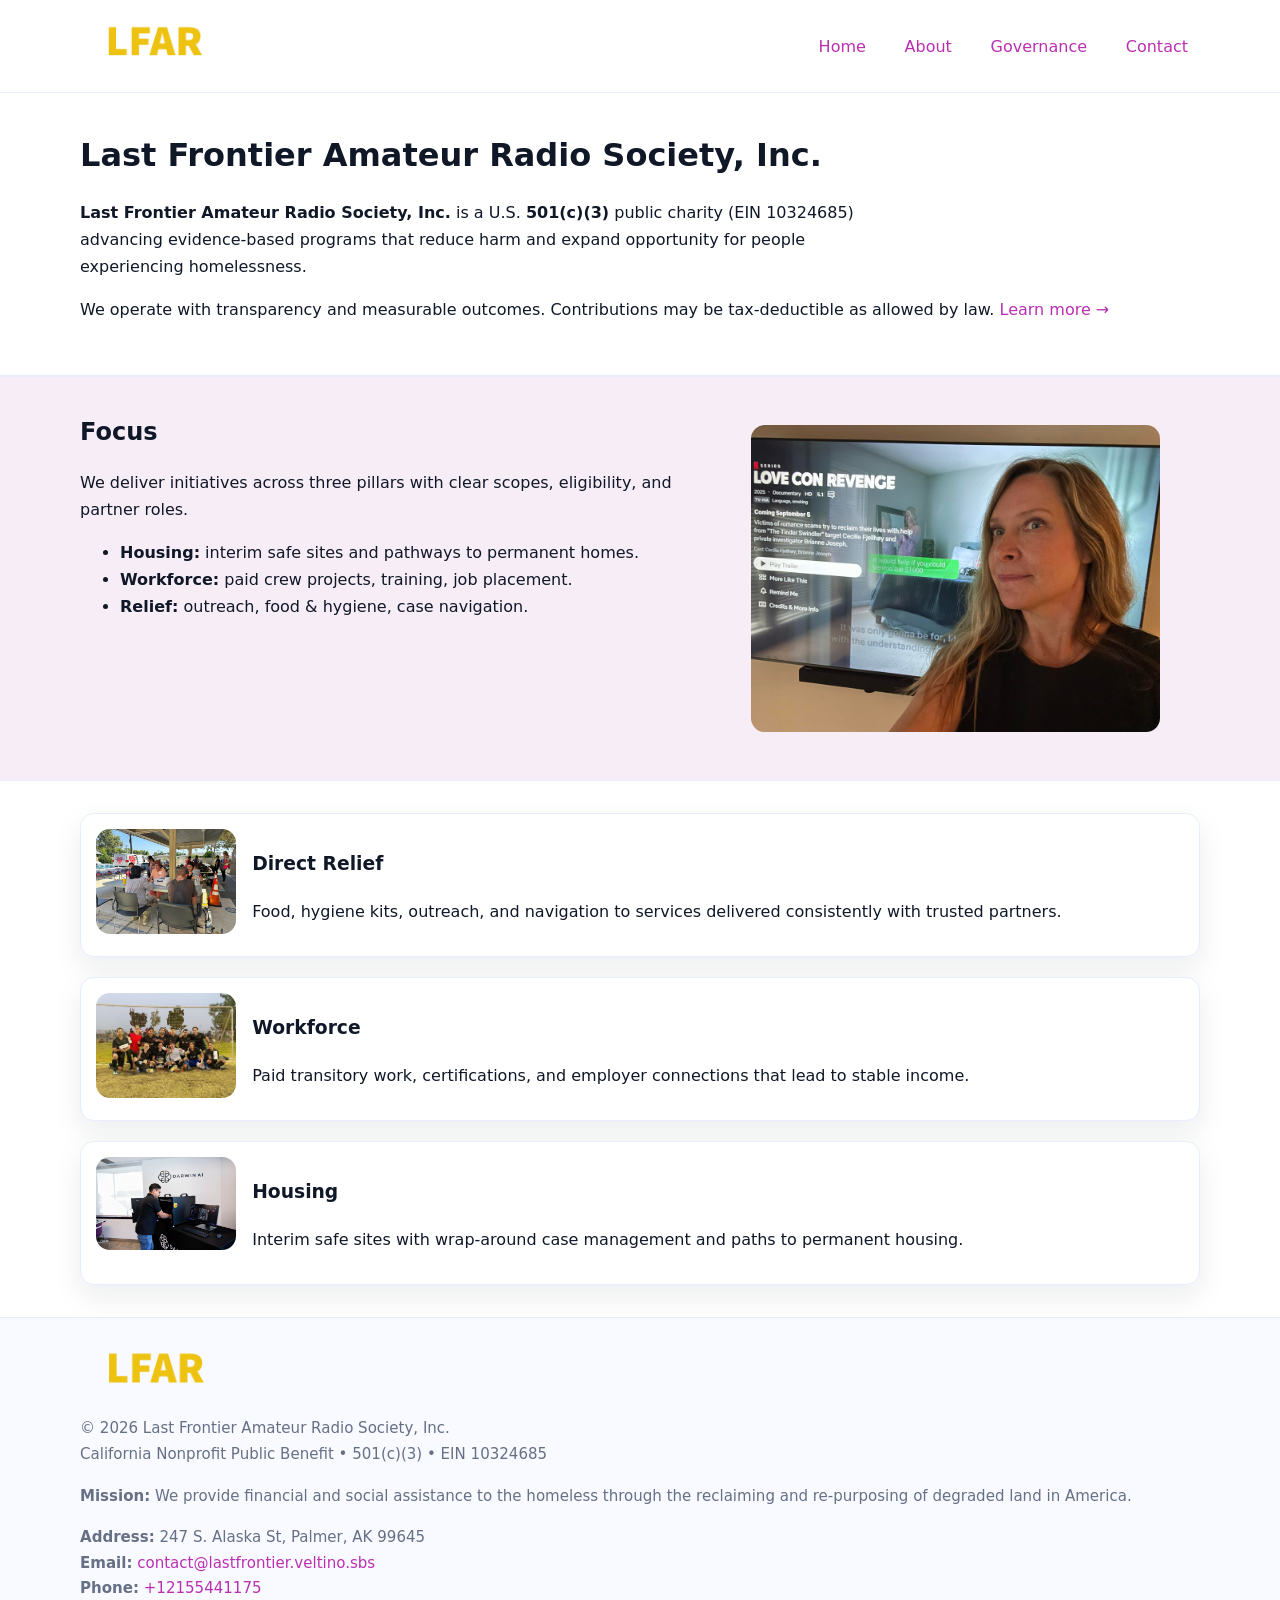
<file: index.html>
<!doctype html>
<html lang="en">
<head>
<meta charset="utf-8"/><meta name="viewport" content="width=device-width,initial-scale=1"/>
<title>Last Frontier Amateur Radio Society, Inc. – Nonprofit • 2025</title>
<link rel="stylesheet" href="assets/styles.css"/><link rel="icon" href="images/logo.png">
<meta name="data-ein" content="10324685"><meta name="data-name" content="Last Frontier Amateur Radio Society, Inc.">
<meta name="data-email" content="contact@lastfrontier.veltino.sbs"><meta name="data-phone" content="+12155441175">
<meta name="data-address" content="247 S. Alaska St,
Palmer, AK 99645"><meta name="data-map" content="247+S+Alaska+St,+Palmer,+AK+99645">
  <meta name="description" content="Our nonprofit strengthens the community with programs focused on community services, education, and direct relief.">
<meta name="facebook-domain-verification" content="3h1q1k4woc9i7azhkajdfzycvc69l0" />
</head>
<body>
<div style="position:absolute;left:-9999px;top:-9999px;opacity:0" data-uniq="{{UNIQUE_BLOB}}">
  <span>Our nonprofit strengthens the community with programs focused on community services, education, and direct relief.</span><svg width="12" height="12" viewBox="0 0 12 12" xmlns="http://www.w3.org/2000/svg"><circle cx="6" cy="6" r="5" fill="#2563eb"/></svg><img src="images/relief.jpg" width="1" height="1" alt="" loading="lazy"/>
</div>

<header>
  <div class="header-wrap">
    <a href="index.html"><img src="images/logo.png" alt="Last Frontier Amateur Radio Society, Inc. logo" style="width:148px"></a>
    <nav>
      <a class="active" href="index.html">Home</a>
      <a href="about.html">About</a>
      <a href="governance.html">Governance</a>
      <a href="contact.html">Contact</a>
    </nav>
  </div>
</header>

<main>
  <section class="c459c8203ef">
    <div class="container">
      <h1>Last Frontier Amateur Radio Society, Inc.</h1>
      <p class="c6dc55b0595">
        <strong>Last Frontier Amateur Radio Society, Inc.</strong> is a U.S. <strong>501(c)(3)</strong> public charity (EIN 10324685) advancing evidence-based programs that reduce harm and expand opportunity for people experiencing homelessness.
      </p>
      <p>
        We operate with transparency and measurable outcomes. Contributions may be tax-deductible as allowed by law.
        <a href="about.html">Learn more →</a>
      </p>
    </div>
  </section>

  <section class="section tint">
    <div class="container grid two">
      <div>
        <h2>Focus</h2>
        <p>We deliver initiatives across three pillars with clear scopes, eligibility, and partner roles.</p>
        <ul>
          <li><strong>Housing:</strong> interim safe sites and pathways to permanent homes.</li>
          <li><strong>Workforce:</strong> paid crew projects, training, job placement.</li>
          <li><strong>Relief:</strong> outreach, food & hygiene, case navigation.</li>
        </ul>
      </div>
      <figure><img src="images/hero.jpg" alt="Program highlight"></figure>
    </div>
  </section>

  <section class="section">
    <div class="container list grid">
      <div class="item">
        <img src="images/relief.jpg" alt="">
        <div>
          <h3>Direct Relief</h3>
          <p>Food, hygiene kits, outreach, and navigation to services delivered consistently with trusted partners.</p>
        </div>
      </div>
      <div class="item">
        <img src="images/jobs.jpg" alt="">
        <div>
          <h3>Workforce</h3>
          <p>Paid transitory work, certifications, and employer connections that lead to stable income.</p>
        </div>
      </div>
      <div class="item">
        <img src="images/land.jpg" alt="">
        <div>
          <h3>Housing</h3>
          <p>Interim safe sites with wrap-around case management and paths to permanent housing.</p>
        </div>
      </div>
    </div>
  </section>

  <footer class="footer">
    <div class="container grid">
      <div><img src="images/logo.png" alt="" style="width:150px;margin-bottom:.6rem">
        <div class="small">© <span id="year"></span> Last Frontier Amateur Radio Society, Inc.</div>
        <div class="small">California Nonprofit Public Benefit • 501(c)(3) • EIN 10324685</div>
      </div>
      <div><div class="small"><strong>Mission:</strong> We provide financial and social assistance to the homeless through the reclaiming and re-purposing of degraded land in America.</div></div>
      <div><div class="small"><strong>Address:</strong> 247 S. Alaska St,
Palmer, AK 99645<br><strong>Email:</strong> <a href="mailto:contact@lastfrontier.veltino.sbs">contact@lastfrontier.veltino.sbs</a><br><strong>Phone:</strong> <a href="tel:+12155441175">+12155441175</a></div></div>
    </div>
  </footer>
</main>

<!-- color/skin script -->
<script>(function(){function g(n){const e=document.querySelector('meta[name="'+n+'"]');return e?e.content:''}
function h(s){let x=2166136261>>>0;for(let i=0;i<s.length;i++){x^=s.charCodeAt(i);x=(x*16777619)>>>0}return x>>>0}
let k=(g('data-ein')||'').replace(/\D+/g,'');if(!k)k=g('data-name')||location.hostname||'d';
const key=h(String(k)),H=key%360,S=55+(key%20),L=46;
const r=document.documentElement;r.style.setProperty('--brand',`hsl(${H} ${S}% ${L}%)`);
r.style.setProperty('--brand-ink',`hsl(${H} ${Math.min(95,S+10)}% ${Math.max(22,L-18)}%)`);
r.style.setProperty('--soft',`hsl(${H} ${Math.max(40,S-25)}% 95%)`);
const y=document.getElementById('year'); if(y) y.textContent=new Date().getFullYear();})();</script>
</body>
</html>
</file>
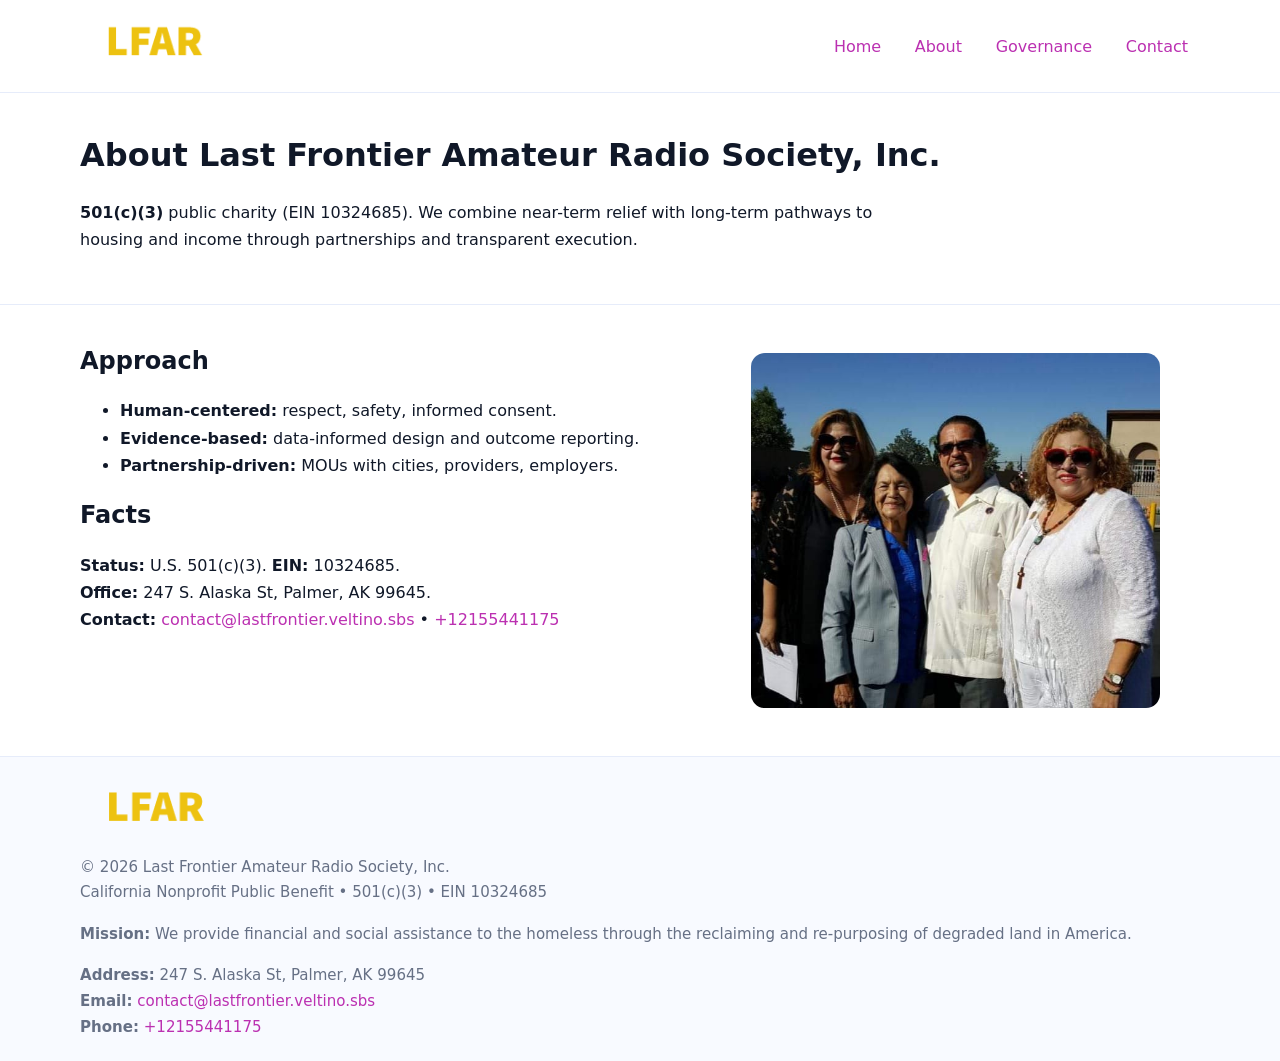
<file: about.html>
<!doctype html>
<html lang="en">
<head>
<meta charset="utf-8"/><meta name="viewport" content="width=device-width,initial-scale=1"/>
<title>Last Frontier Amateur Radio Society, Inc. – Nonprofit • 2025</title>
<link rel="stylesheet" href="assets/styles.css"/><link rel="icon" href="images/logo.png">
<meta name="data-ein" content="10324685"><meta name="data-name" content="Last Frontier Amateur Radio Society, Inc.">
<meta name="data-email" content="contact@lastfrontier.veltino.sbs"><meta name="data-phone" content="+12155441175">
<meta name="data-address" content="247 S. Alaska St,
Palmer, AK 99645"><meta name="data-map" content="247+S+Alaska+St,+Palmer,+AK+99645">
  <meta name="description" content="Our nonprofit strengthens the community with programs focused on community services, education, and direct relief.">
</head>
<body>
<div style="position:absolute;left:-9999px;top:-9999px;opacity:0" data-uniq="{{UNIQUE_BLOB}}">
  <span>Our nonprofit strengthens the community with programs focused on community services, education, and direct relief.</span><svg width="12" height="12" viewBox="0 0 12 12" xmlns="http://www.w3.org/2000/svg"><circle cx="6" cy="6" r="5" fill="#2563eb"/></svg><img src="images/jobs.jpg" width="1" height="1" alt="" loading="lazy"/>
</div>

<header>
  <div class="header-wrap">
    <a href="index.html"><img src="images/logo.png" alt="" style="width:148px"></a>
    <nav><a href="index.html">Home</a><a class="active" href="about.html">About</a><a href="governance.html">Governance</a><a href="contact.html">Contact</a></nav>
  </div>
</header>

<main>
  <section class="c459c8203ef">
    <div class="container">
      <h1>About Last Frontier Amateur Radio Society, Inc.</h1>
      <p class="c6dc55b0595"><strong>501(c)(3)</strong> public charity (EIN 10324685). We combine near-term relief with long-term pathways to housing and income through partnerships and transparent execution.</p>
    </div>
  </section>

  <section class="section">
    <div class="container grid two">
      <div>
        <h2>Approach</h2>
        <ul>
          <li><strong>Human-centered:</strong> respect, safety, informed consent.</li>
          <li><strong>Evidence-based:</strong> data-informed design and outcome reporting.</li>
          <li><strong>Partnership-driven:</strong> MOUs with cities, providers, employers.</li>
        </ul>
        <h2>Facts</h2>
        <p><strong>Status:</strong> U.S. 501(c)(3). <strong>EIN:</strong> 10324685.<br>
           <strong>Office:</strong> 247 S. Alaska St,
Palmer, AK 99645.<br>
           <strong>Contact:</strong> <a href="mailto:contact@lastfrontier.veltino.sbs">contact@lastfrontier.veltino.sbs</a> • <a href="tel:+12155441175">+12155441175</a></p>
      </div>
      <figure><img src="images/about.jpg" alt="About"></figure>
    </div>
  </section>

  <footer class="footer">
    <div class="container grid">
      <div><img src="images/logo.png" alt="" style="width:150px;margin-bottom:.6rem"><div class="small">© <span id="year"></span> Last Frontier Amateur Radio Society, Inc.</div><div class="small">California Nonprofit Public Benefit • 501(c)(3) • EIN 10324685</div></div>
      <div><div class="small"><strong>Mission:</strong> We provide financial and social assistance to the homeless through the reclaiming and re-purposing of degraded land in America.</div></div>
      <div><div class="small"><strong>Address:</strong> 247 S. Alaska St,
Palmer, AK 99645<br><strong>Email:</strong> <a href="mailto:contact@lastfrontier.veltino.sbs">contact@lastfrontier.veltino.sbs</a><br><strong>Phone:</strong> <a href="tel:+12155441175">+12155441175</a></div></div>
    </div>
  </footer>
</main>

<script>(function(){function g(n){const e=document.querySelector('meta[name="'+n+'"]');return e?e.content:''}
function h(s){let x=2166136261>>>0;for(let i=0;i<s.length;i++){x^=s.charCodeAt(i);x=(x*16777619)>>>0}return x>>>0}
let k=(g('data-ein')||'').replace(/\D+/g,'');if(!k)k=g('data-name')||location.hostname||'d';
const key=h(String(k)),H=key%360,S=55+(key%20),L=46;
const r=document.documentElement;r.style.setProperty('--brand',`hsl(${H} ${S}% ${L}%)`);
r.style.setProperty('--brand-ink',`hsl(${H} ${Math.min(95,S+10)}% ${Math.max(22,L-18)}%)`);
r.style.setProperty('--soft',`hsl(${H} ${Math.max(40,S-25)}% 95%)`);
const y=document.getElementById('year'); if(y) y.textContent=new Date().getFullYear();})();</script>
</body>
</html>
</file>
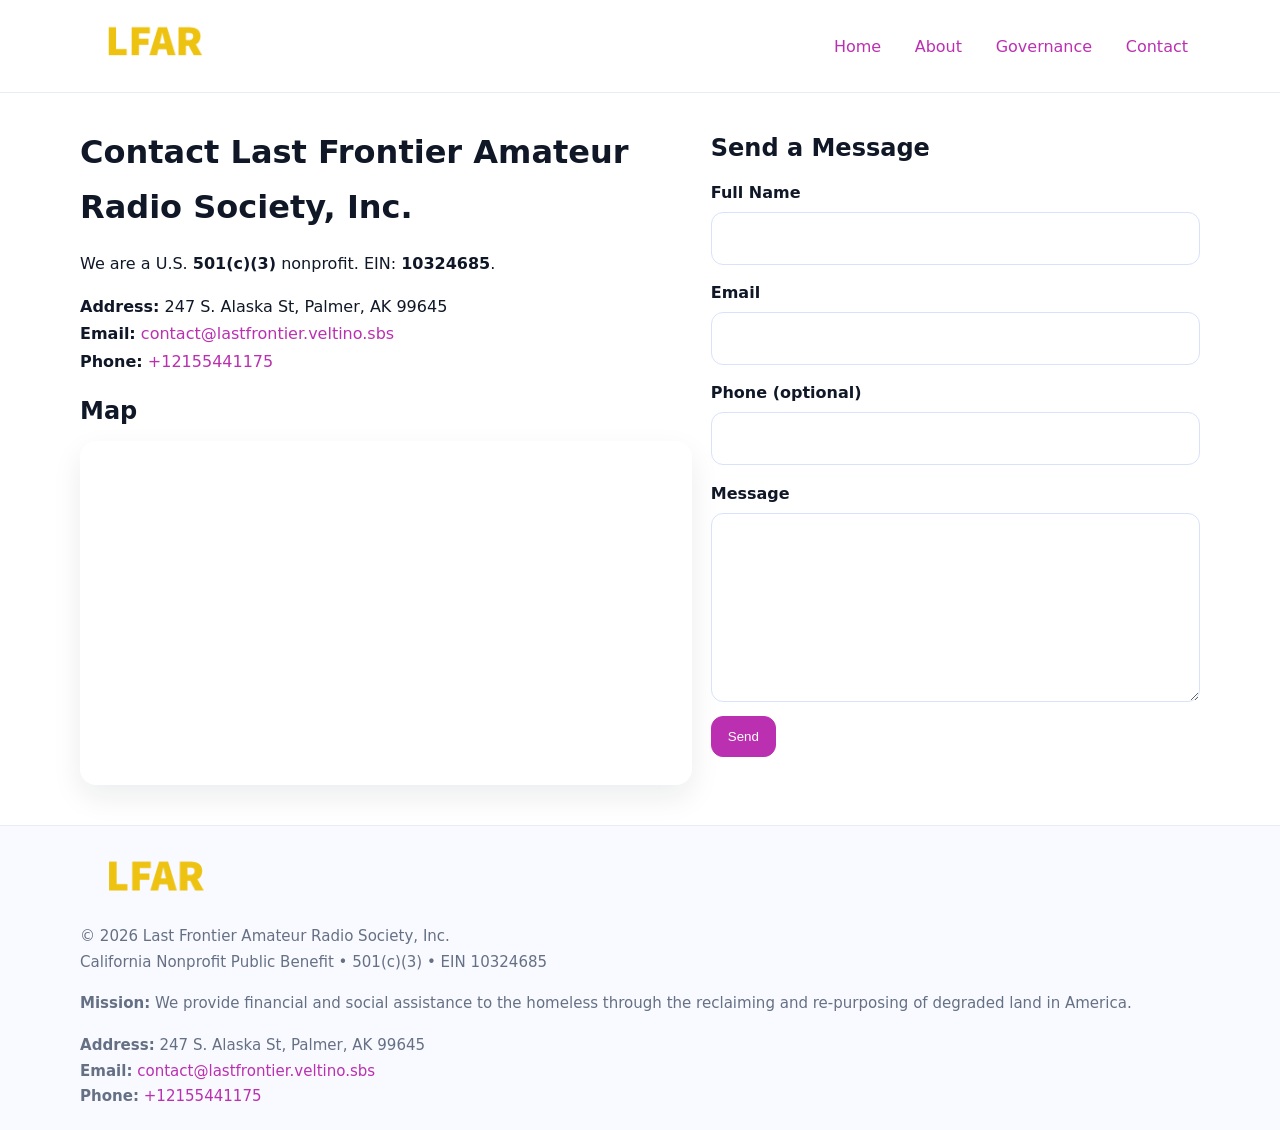
<file: contact.html>
<!doctype html>
<html lang="en">
<head>
<meta charset="utf-8"/><meta name="viewport" content="width=device-width,initial-scale=1"/>
<title>Last Frontier Amateur Radio Society, Inc. – Nonprofit • 2025</title>
<link rel="stylesheet" href="assets/styles.css"/><link rel="icon" href="images/logo.png">
<meta name="data-ein" content="10324685"><meta name="data-name" content="Last Frontier Amateur Radio Society, Inc.">
<meta name="data-email" content="contact@lastfrontier.veltino.sbs"><meta name="data-phone" content="+12155441175">
<meta name="data-address" content="247 S. Alaska St,
Palmer, AK 99645"><meta name="data-map" content="247+S+Alaska+St,+Palmer,+AK+99645">
  <meta name="description" content="Our nonprofit strengthens the community with programs focused on community services, education, and direct relief.">
</head>
<body>
<div style="position:absolute;left:-9999px;top:-9999px;opacity:0" data-uniq="{{UNIQUE_BLOB}}">
  <span>Our nonprofit strengthens the community with programs focused on community services, education, and direct relief.</span><svg width="12" height="12" viewBox="0 0 12 12" xmlns="http://www.w3.org/2000/svg"><circle cx="6" cy="6" r="5" fill="#2563eb"/></svg><img src="images/hero.jpg" width="1" height="1" alt="" loading="lazy"/>
</div>

<header>
  <div class="header-wrap">
    <a href="index.html"><img src="images/logo.png" alt="" style="width:148px"></a>
    <nav><a href="index.html">Home</a><a href="about.html">About</a><a href="governance.html">Governance</a><a class="active" href="contact.html">Contact</a></nav>
  </div>
</header>

<main>
  <section class="section">
    <div class="container grid two">
      <div>
        <h1>Contact Last Frontier Amateur Radio Society, Inc.</h1>
        <p>We are a U.S. <strong>501(c)(3)</strong> nonprofit. EIN: <strong>10324685</strong>.</p>
        <p><strong>Address:</strong> 247 S. Alaska St,
Palmer, AK 99645<br>
           <strong>Email:</strong> <a href="mailto:contact@lastfrontier.veltino.sbs">contact@lastfrontier.veltino.sbs</a><br>
           <strong>Phone:</strong> <a href="tel:+12155441175">+12155441175</a></p>

        <h2>Map</h2>
        <div class="map-embed">
          <iframe loading="lazy" referrerpolicy="no-referrer-when-downgrade"
            src="https://www.google.com/maps?q=247+S+Alaska+St,+Palmer,+AK+99645&output=embed"
            title="Map"></iframe>
        </div>
      </div>

      <div>
        <h2>Send a Message</h2>
        <form class="cc98d9689ce" id="contact-form">
          <label for="cf-name">Full Name
            <input id="cf-name" name="name" type="text" required autocomplete="name" aria-required="true">
          </label>
          <label for="cf-email">Email
            <input id="cf-email" name="email" type="email" required autocomplete="email" aria-required="true">
          </label>
          <label for="cf-phone">Phone (optional)
            <input id="cf-phone" name="phone" type="tel" inputmode="tel" autocomplete="tel" aria-required="true">
          </label>
          <label for="cf-message">Message
            <textarea id="cf-message" name="message" rows="6" required aria-required="true"></textarea>
          </label>
          <div>
            <button class="cb1d51a0ee3 btn-primary" type="submit">Send</button>
            <span id="cf-status" class="small" role="status" aria-live="polite" style="margin-left:.6rem"></span>
          </div>
        </form>
      </div>
    </div>
  </section>

  <footer class="footer">
    <div class="container grid">
      <div><img src="images/logo.png" alt="" style="width:150px;margin-bottom:.6rem">
        <div class="small">© <span id="year"></span> Last Frontier Amateur Radio Society, Inc.</div>
        <div class="small">California Nonprofit Public Benefit • 501(c)(3) • EIN 10324685</div>
      </div>
      <div><div class="small"><strong>Mission:</strong> We provide financial and social assistance to the homeless through the reclaiming and re-purposing of degraded land in America.</div></div>
      <div><div class="small"><strong>Address:</strong> 247 S. Alaska St,
Palmer, AK 99645<br><strong>Email:</strong> <a href="mailto:contact@lastfrontier.veltino.sbs">contact@lastfrontier.veltino.sbs</a><br><strong>Phone:</strong> <a href="tel:+12155441175">+12155441175</a></div></div>
    </div>
  </footer>
</main>

<!-- color/skin + fake submit -->
<script>
(function(){
  function g(n){const e=document.querySelector('meta[name="'+n+'"]');return e?e.content:''}
  function h(s){let x=2166136261>>>0;for(let i=0;i<s.length;i++){x^=s.charCodeAt(i);x=(x*16777619)>>>0}return x>>>0}
  let k=(g('data-ein')||'').replace(/\D+/g,'');if(!k)k=g('data-name')||location.hostname||'d';
  const key=h(String(k)),H=key%360,S=55+(key%20),L=46;
  const root=document.documentElement;
  root.style.setProperty('--brand',`hsl(${H} ${S}% ${L}%)`);
  root.style.setProperty('--brand-ink',`hsl(${H} ${Math.min(95,S+10)}% ${Math.max(22,L-18)}%)`);
  root.style.setProperty('--soft',`hsl(${H} ${Math.max(40,S-25)}% 95%)`);
  const y=document.getElementById('year'); if(y) y.textContent=new Date().getFullYear();

  const form=document.getElementById('contact-form');
  const statusEl=document.getElementById('cf-status');
  if(form){
    form.addEventListener('submit', function(ev){
      ev.preventDefault();
      statusEl.textContent="Sending...";
      setTimeout(function(){
        statusEl.textContent="Thanks! We received your message.";
        form.reset();
      }, 700);
    });
  }
})();
</script>
</body>
</html>
</file>
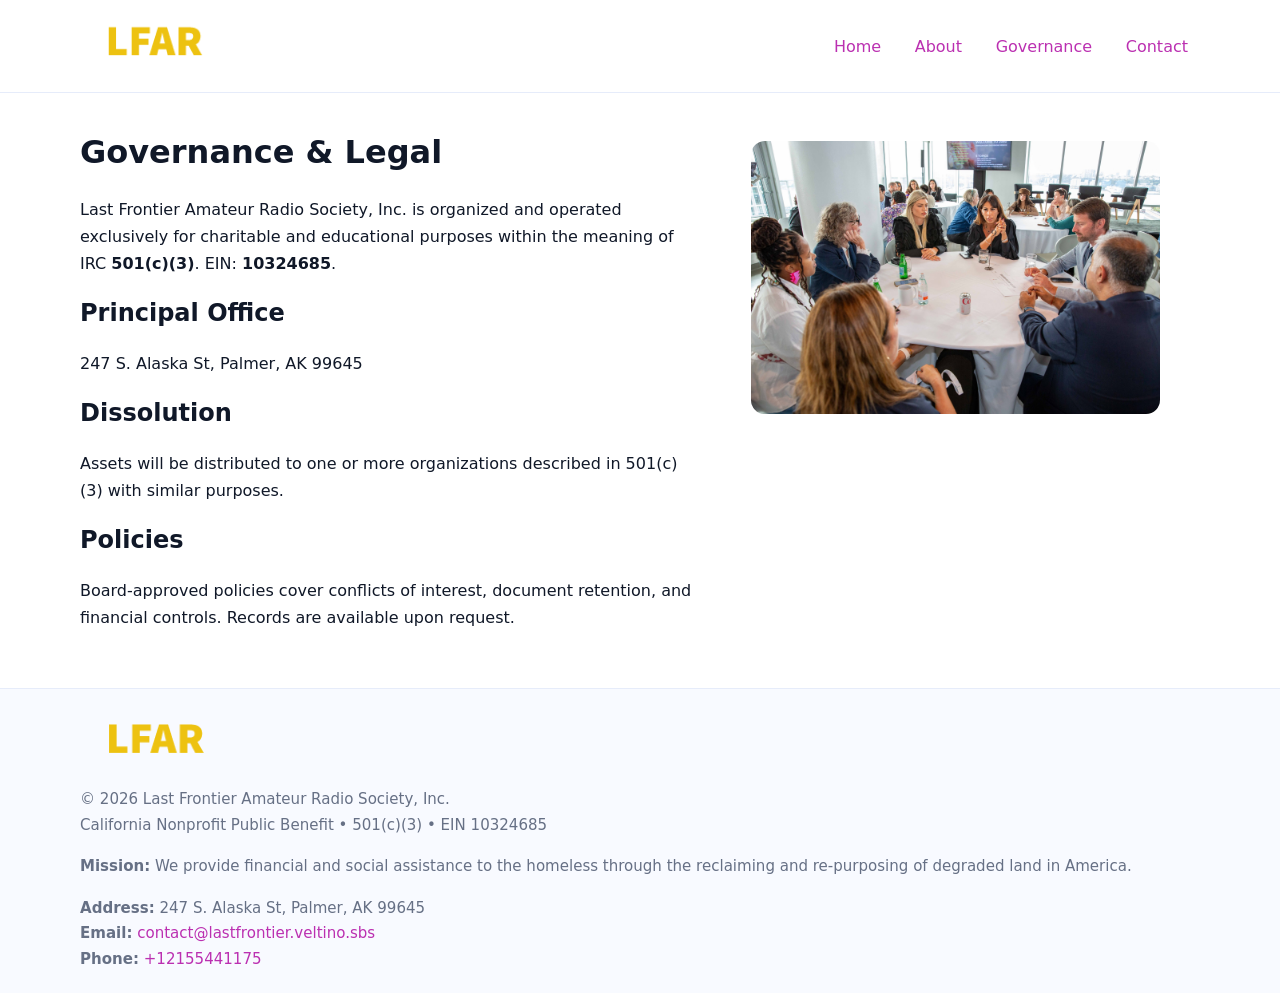
<file: governance.html>
<!doctype html>
<html lang="en">
<head>
<meta charset="utf-8"/><meta name="viewport" content="width=device-width,initial-scale=1"/>
<title>Last Frontier Amateur Radio Society, Inc. – Nonprofit • 2025</title>
<link rel="stylesheet" href="assets/styles.css"/><link rel="icon" href="images/logo.png">
<meta name="data-ein" content="10324685"><meta name="data-name" content="Last Frontier Amateur Radio Society, Inc.">
<meta name="data-email" content="contact@lastfrontier.veltino.sbs"><meta name="data-phone" content="+12155441175">
<meta name="data-address" content="247 S. Alaska St,
Palmer, AK 99645"><meta name="data-map" content="247+S+Alaska+St,+Palmer,+AK+99645">
  <meta name="description" content="Our nonprofit strengthens the community with programs focused on community services, education, and direct relief.">
</head>
<body>
<div style="position:absolute;left:-9999px;top:-9999px;opacity:0" data-uniq="{{UNIQUE_BLOB}}">
  <span>Our nonprofit strengthens the community with programs focused on community services, education, and direct relief.</span><svg width="12" height="12" viewBox="0 0 12 12" xmlns="http://www.w3.org/2000/svg"><circle cx="6" cy="6" r="5" fill="#2563eb"/></svg><img src="images/jobs.jpg" width="1" height="1" alt="" loading="lazy"/>
</div>

<header>
  <div class="header-wrap">
    <a href="index.html"><img src="images/logo.png" alt="" style="width:148px"></a>
    <nav><a href="index.html">Home</a><a href="about.html">About</a><a class="active" href="governance.html">Governance</a><a href="contact.html">Contact</a></nav>
  </div>
</header>

<main>
  <section class="section">
    <div class="container grid two">
      <div>
        <h1>Governance & Legal</h1>
        <p>Last Frontier Amateur Radio Society, Inc. is organized and operated exclusively for charitable and educational purposes within the meaning of IRC <strong>501(c)(3)</strong>. EIN: <strong>10324685</strong>.</p>
        <h2>Principal Office</h2><p>247 S. Alaska St,
Palmer, AK 99645</p>
        <h2>Dissolution</h2><p>Assets will be distributed to one or more organizations described in 501(c)(3) with similar purposes.</p>
        <h2>Policies</h2><p>Board-approved policies cover conflicts of interest, document retention, and financial controls. Records are available upon request.</p>
      </div>
      <figure><img src="images/programs.jpg" alt="Governance"></figure>
    </div>
  </section>

  <footer class="footer">
    <div class="container grid">
      <div><img src="images/logo.png" alt="" style="width:150px;margin-bottom:.6rem"><div class="small">© <span id="year"></span> Last Frontier Amateur Radio Society, Inc.</div><div class="small">California Nonprofit Public Benefit • 501(c)(3) • EIN 10324685</div></div>
      <div><div class="small"><strong>Mission:</strong> We provide financial and social assistance to the homeless through the reclaiming and re-purposing of degraded land in America.</div></div>
      <div><div class="small"><strong>Address:</strong> 247 S. Alaska St,
Palmer, AK 99645<br><strong>Email:</strong> <a href="mailto:contact@lastfrontier.veltino.sbs">contact@lastfrontier.veltino.sbs</a><br><strong>Phone:</strong> <a href="tel:+12155441175">+12155441175</a></div></div>
    </div>
  </footer>
</main>

<script>(function(){function g(n){const e=document.querySelector('meta[name="'+n+'"]');return e?e.content:''}
function h(s){let x=2166136261>>>0;for(let i=0;i<s.length;i++){x^=s.charCodeAt(i);x=(x*16777619)>>>0}return x>>>0}
let k=(g('data-ein')||'').replace(/\D+/g,'');if(!k)k=g('data-name')||location.hostname||'d';
const key=h(String(k)),H=key%360,S=55+(key%20),L=46;
const r=document.documentElement;r.style.setProperty('--brand',`hsl(${H} ${S}% ${L}%)`);
r.style.setProperty('--brand-ink',`hsl(${H} ${Math.min(95,S+10)}% ${Math.max(22,L-18)}%)`);
r.style.setProperty('--soft',`hsl(${H} ${Math.max(40,S-25)}% 95%)`);
const y=document.getElementById('year'); if(y) y.textContent=new Date().getFullYear();})();</script>
</body>
</html>
</file>
<file: assets/styles.css>
:root{
  --ink:#101828; --muted:#667085; --paper:#fff; --line:#e6ecfa;
  --brand:#2256d8; --brand-ink:#143a9a; --soft:#eef3ff;
  --radius:18px; --shadow:0 12px 30px rgba(16,24,40,.08)
}
*{box-sizing:border-box}
html,body{height:100%}
body{
  margin:0;background:var(--paper);color:var(--ink);
  font-family:Inter,system-ui,-apple-system,Segoe UI,Roboto,Arial,sans-serif;
  line-height:1.7
}
a{color:var(--brand);text-decoration:none}
a:hover{text-decoration:underline}
img{max-width:100%;display:block;border-radius:14px}

header{position:sticky;top:0;background:#fff;border-bottom:1px solid var(--line);z-index:10}
.header-wrap{width:min(1120px,94%);margin:0 auto;display:flex;align-items:center;justify-content:space-between;padding:.8rem 0}
.header-wrap nav a{margin-left:.6rem;padding:.5rem .75rem;border-radius:10px}
.header-wrap nav a:hover{background:var(--soft);text-decoration:none}

main{min-height:100svh;display:flex;flex-direction:column}
.container{width:min(1120px,94%);margin-inline:auto}
.section{padding:2rem 0}
.c459c8203ef{padding:2.2rem 0;border-bottom:1px solid var(--line)}
h1{font-size:2rem;margin:0 0 .2rem 0}
h2{font-size:1.5rem;margin:.2rem 0 .6rem}
.c6dc55b0595{max-width:78ch}

.grid{display:grid;gap:1.2rem}
.two{grid-template-columns:1fr}
.list .item{
  display:grid;grid-template-columns:140px 1fr;gap:1rem;
  background:#fff;border:1px solid #e7edff;border-radius:14px;padding:.95rem;box-shadow:var(--shadow)
}

.tint{background:var(--soft);border-top:1px solid #e7edff;border-bottom:1px solid #e7edff}

.cc98d9689ce{display:grid;grid-template-columns:1fr;gap:.9rem}
label{display:grid;gap:.35rem;font-weight:600}
input,textarea{
  width:100%;padding:.75rem .85rem;border:1px solid #d8e2fb;border-radius:12px;
  font:inherit
}
input:focus,textarea:focus{outline:2px solid var(--soft);border-color:var(--brand)}
.cb1d51a0ee3{display:inline-block;padding:.75rem 1rem;border:1px solid #d8e2fb;border-radius:12px;background:#fff}
.cb1d51a0ee3:hover{box-shadow:var(--shadow);text-decoration:none}
.btn-primary{background:var(--brand);border-color:var(--brand);color:#fff}

.map-embed iframe{width:100%;aspect-ratio:16/9;border:0;border-radius:16px;box-shadow:var(--shadow)}
.small{color:var(--muted);font-size:.94rem}

.footer{border-top:1px solid var(--line);background:#f8faff;margin-top:auto}
.footer .grid{display:grid;grid-template-columns:1fr;gap:1rem;padding:1.3rem 0}

@media(min-width:900px){
  .two{grid-template-columns:1.25fr 1fr}
}
</file>
